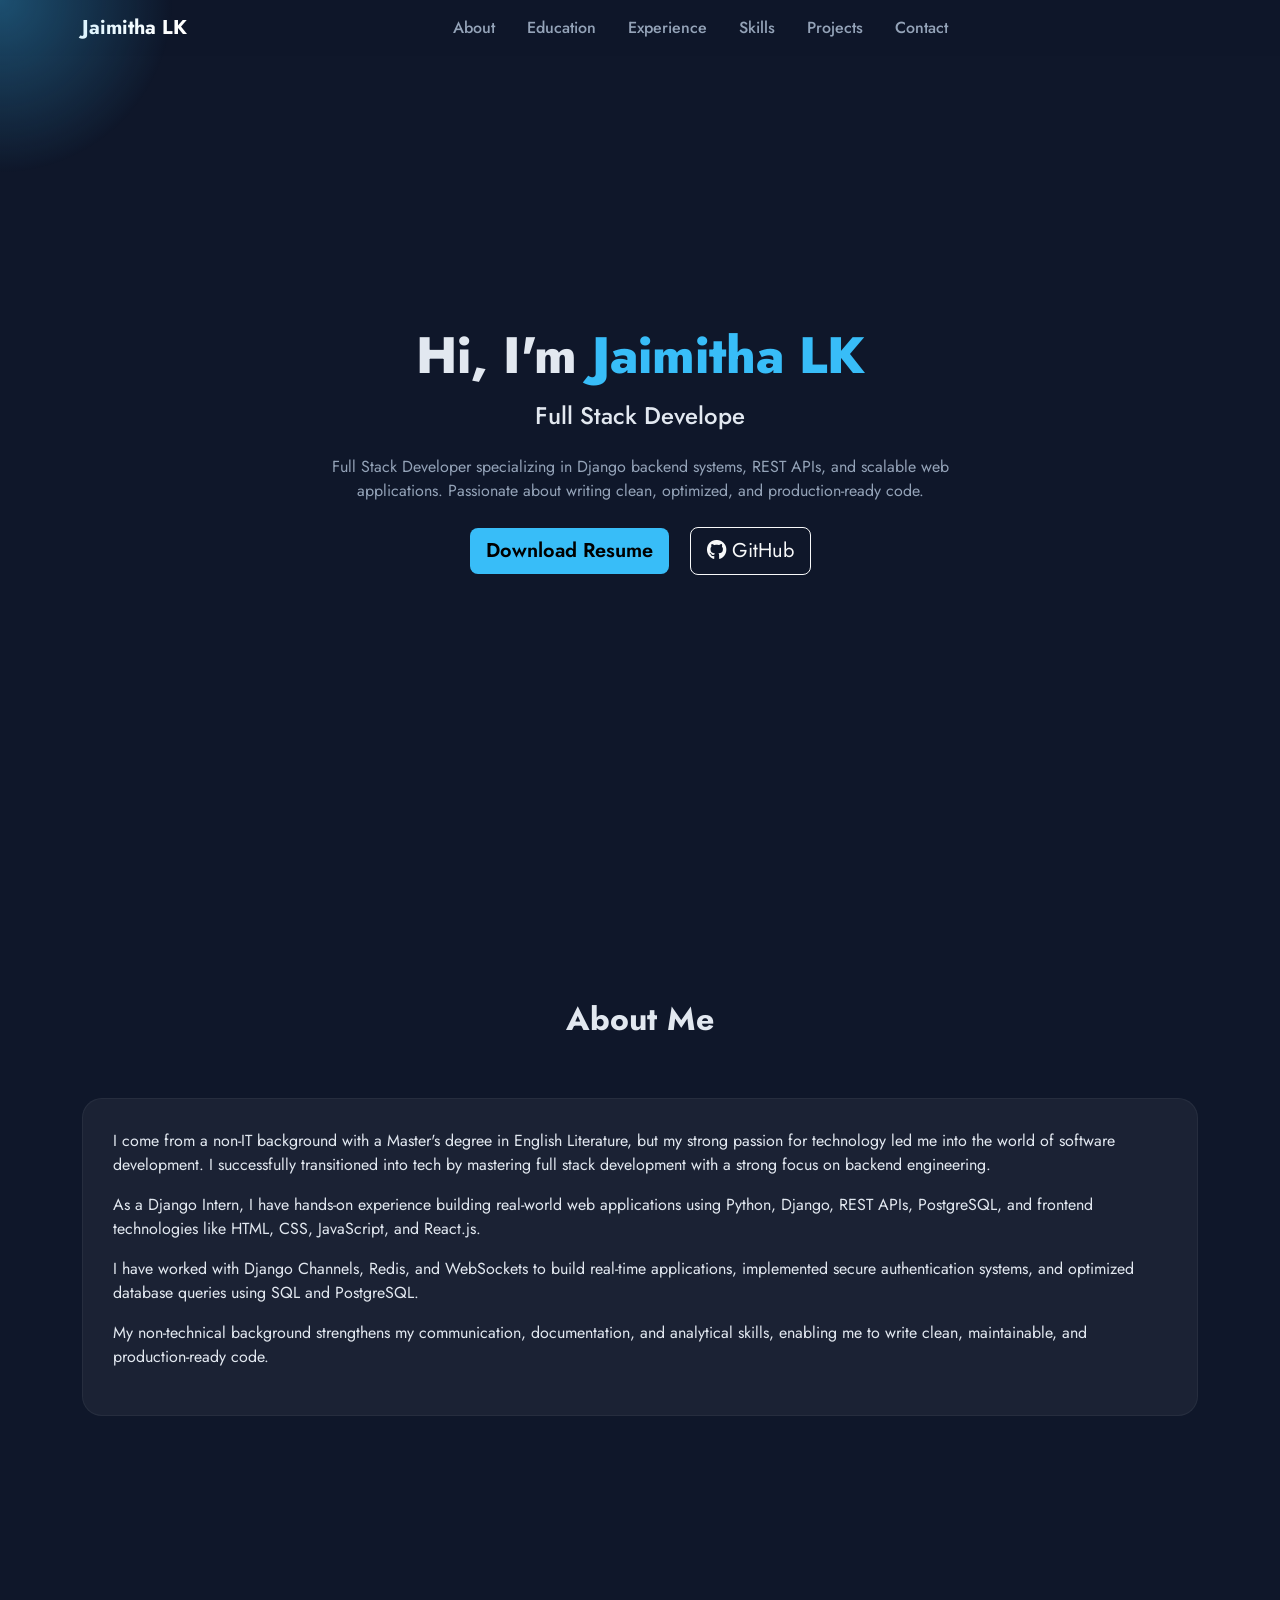
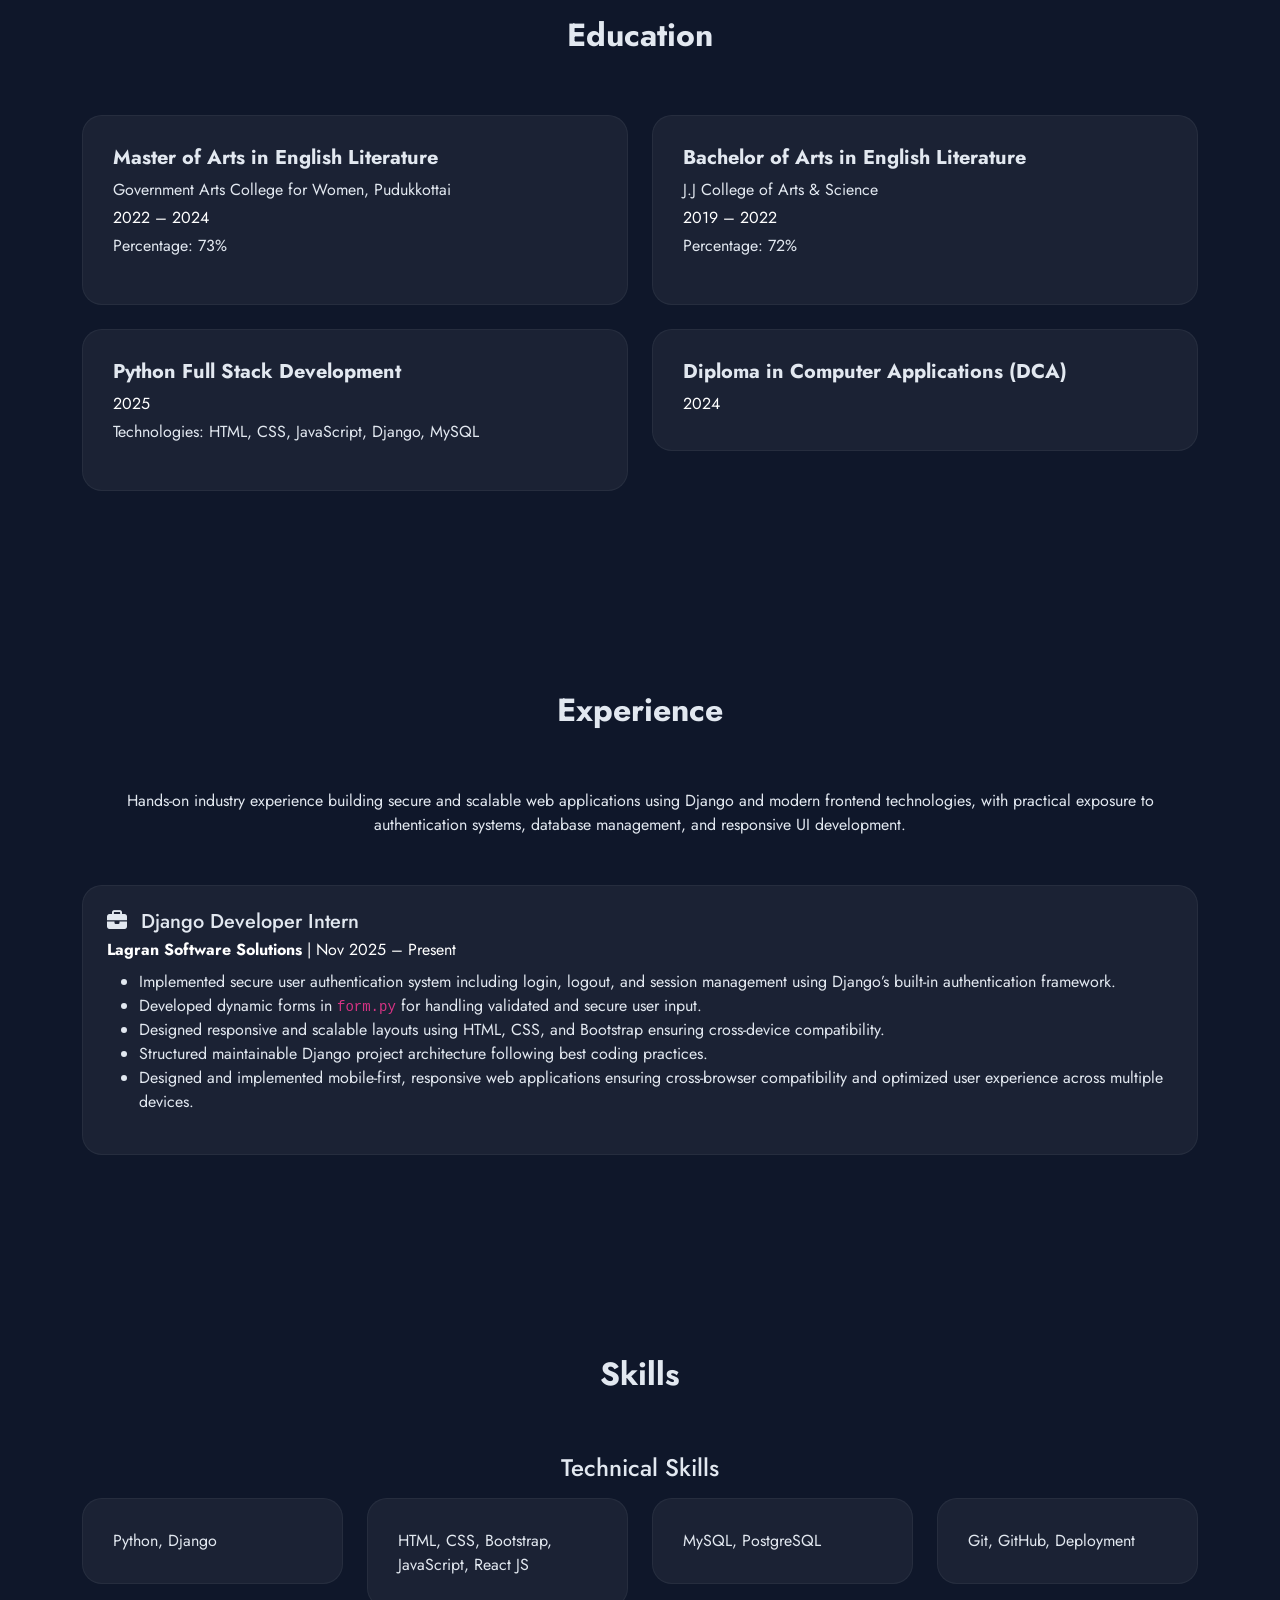
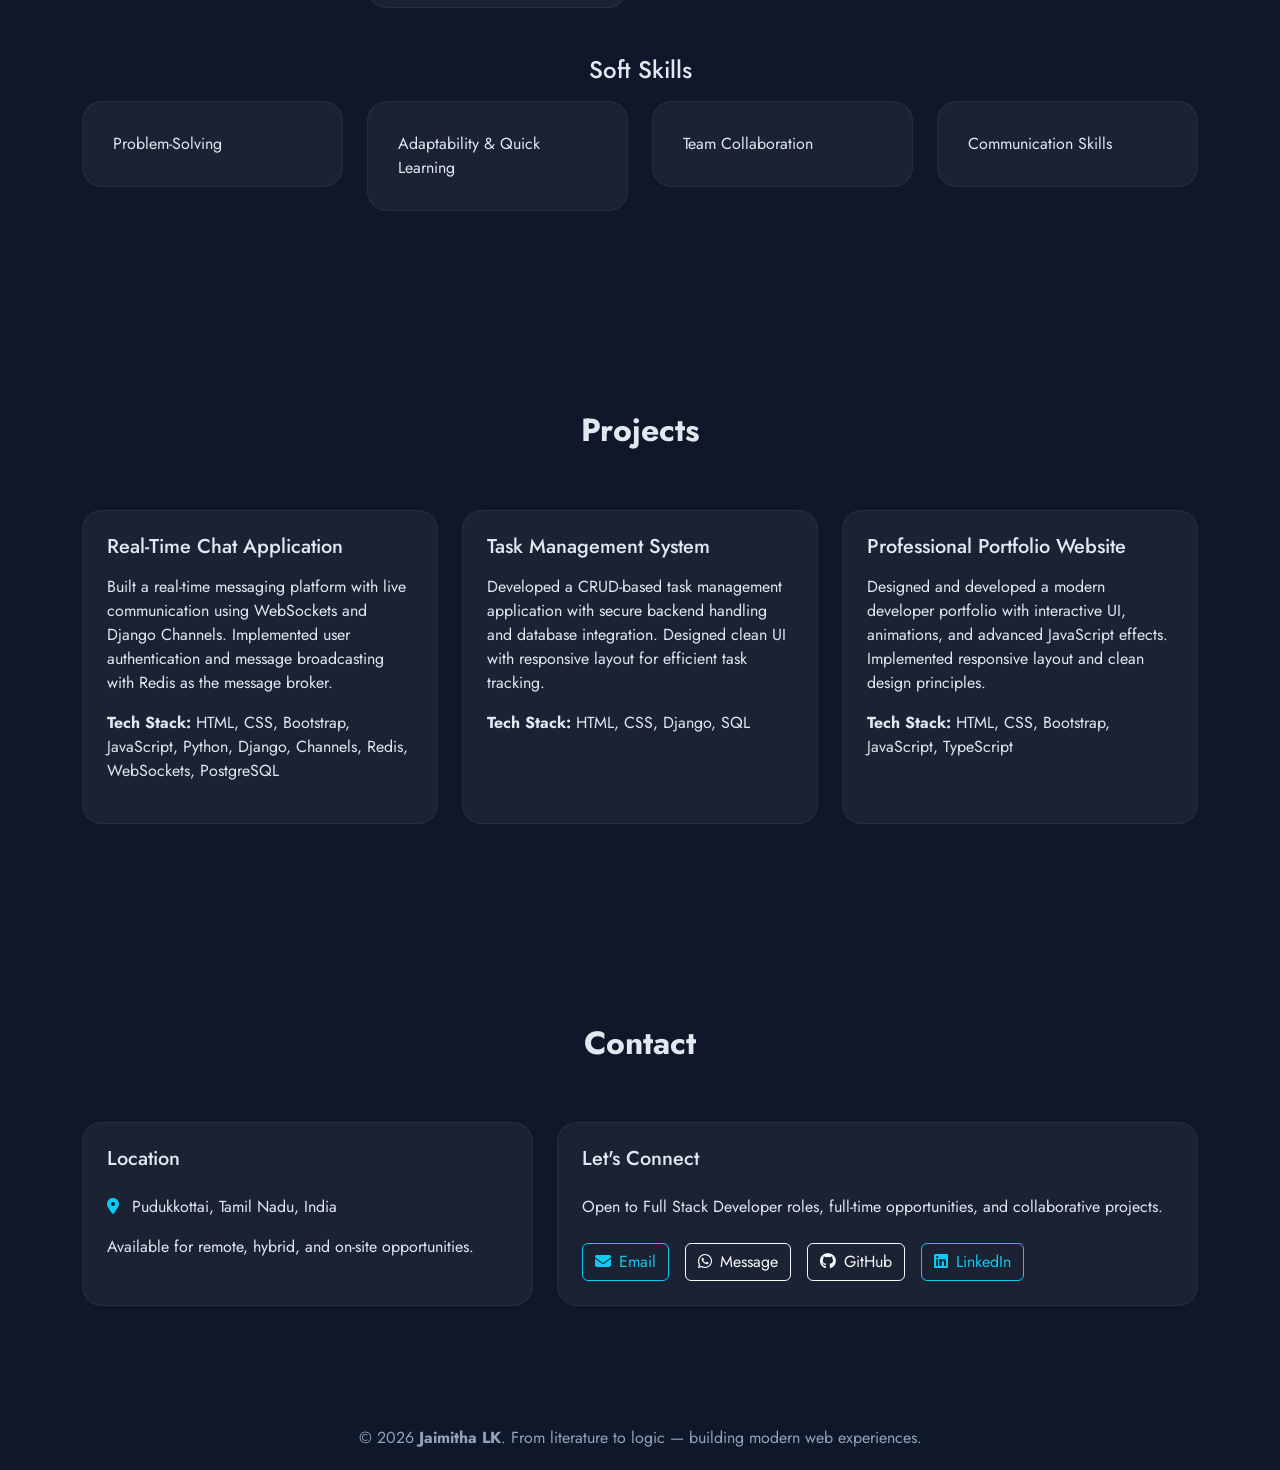
<file: port.html>
<!DOCTYPE html>
<html lang="en">
<head>
<meta charset="UTF-8">
<meta name="viewport" content="width=device-width, initial-scale=1.0">
<title>Jaimitha LK | Full Stack Developer</title>

<link href="https://cdn.jsdelivr.net/npm/bootstrap@5.3.2/dist/css/bootstrap.min.css" rel="stylesheet">
<link href="https://fonts.googleapis.com/css2?family=Inter:wght@300;400;600;700;800&display=swap" rel="stylesheet">
<link href="https://cdnjs.cloudflare.com/ajax/libs/font-awesome/6.5.0/css/all.min.css" rel="stylesheet">
<link href="https://fonts.googleapis.com/css2?family=Jost:wght@300;400;500;600;700&display=swap" rel="stylesheet">
<link rel="stylesheet" href="port.css">

<style>
   

</style>
</head>
<body>

<div class="cursor-glow"></div>

<!-- Navbar -->
<nav class="navbar navbar-expand-lg fixed-top navbar-dark">
  <div class="container">

    <!-- Brand -->
    <a class="navbar-brand fw-bold" href="#">
      <span class="brand-highlight">Jaimitha LK</span>
    </a>

    <!-- Toggler -->
    <button class="navbar-toggler border-0" type="button"
      data-bs-toggle="collapse"
      data-bs-target="#nav"
      aria-controls="nav"
      aria-expanded="false"
      aria-label="Toggle navigation">
      <span class="navbar-toggler-icon"></span>
    </button>

    <!-- Links -->
    <div class="collapse navbar-collapse justify-content-end" id="nav">
      <ul class="navbar-nav gap-3">

        <li class="nav-item">
          <a class="nav-link" href="#about">About</a>
        </li>

        <li class="nav-item">
          <a class="nav-link" href="#education">Education</a>
        </li>

        <li class="nav-item">
          <a class="nav-link" href="#experience">Experience</a>
        </li>

        <li class="nav-item">
          <a class="nav-link" href="#skills">Skills</a>
        </li>

        <li class="nav-item">
          <a class="nav-link" href="#projects">Projects</a>
        </li>

        <li class="nav-item">
          <a class="nav-link" href="#contact">Contact</a>
        </li>

      </ul>
    </div>

  </div>
</nav>

<!-- Hero -->
<section class="hero">
<div class="container">
<h1>Hi, I'm <span class="highlight">Jaimitha LK</span></h1>
<h4 id="typing" class="mt-3"></h4>
<p class="mt-4">
Full Stack Developer specializing in Django backend systems, REST APIs, and scalable web applications. 
Passionate about writing clean, optimized, and production-ready code.
</p>
<div class="mt-4">
<a href="resume/LK.Jaimitha-Python Developer-Resume.pdf" class="btn btn-custom btn-lg me-3">Download Resume</a>
<a href="https://github.com/Jaimitha13" target="_blank" class="btn btn-outline-light btn-lg">
<i class="fab fa-github"></i> GitHub
</a>
</div>
</div>
</section>

<!-- About -->
<section id="about" class="fade-section">
  <div class="container">
    <h2 class="section-title">About Me</h2>

    <div class="glass">

      <p>
        I come from a non-IT background with a Master's degree in English Literature, 
        but my strong passion for technology led me into the world of software development. 
        I successfully transitioned into tech by mastering full stack development 
        with a strong focus on backend engineering.
      </p>

      <p class="mt-3">
        As a Django Intern, I have hands-on experience building real-world web applications 
        using Python, Django, REST APIs, PostgreSQL, and frontend technologies like 
        HTML, CSS, JavaScript, and React.js.
      </p>

      <p class="mt-3">
        I have worked with Django Channels, Redis, and WebSockets to build 
        real-time applications, implemented secure authentication systems, 
        and optimized database queries using SQL and PostgreSQL.
      </p>

      <p class="mt-3">
        My non-technical background strengthens my communication, documentation, 
        and analytical skills, enabling me to write clean, maintainable, and 
        production-ready code.
      </p>

    </div>
  </div>
</section>

<!-- Education -->
<section id="education" class="fade-section">
<div class="container">
<h2 class="section-title">Education</h2>

<div class="row g-4">

<!-- MA -->
<div class="col-md-6">
<div class="glass">
<h5 class="fw-bold">Master of Arts in English Literature</h5>
<p class="mb-1">Government Arts College for Women, Pudukkottai</p>
<p class="text-white mb-1">2022 – 2024</p>
<p>Percentage: 73%</p>
</div>
</div>

<!-- BA -->
<div class="col-md-6">
<div class="glass">
<h5 class="fw-bold">Bachelor of Arts in English Literature</h5>
<p class="mb-1">J.J College of Arts & Science</p>
<p class="text-white mb-1">2019 – 2022</p>
<p>Percentage: 72%</p>
</div>
</div>

<!-- Full Stack Course -->
<div class="col-md-6">
<div class="glass">
<h5 class="fw-bold">Python Full Stack Development</h5>
<p class="text-white mb-1">2025</p>
<p>Technologies: HTML, CSS, JavaScript, Django, MySQL</p>
</div>
</div>

<!-- DCA -->
<div class="col-md-6">
<div class="glass">
<h5 class="fw-bold">Diploma in Computer Applications (DCA)</h5>
<p class="text-white mb-1">2024</p>
</div>
</div>

</div>
</div>
</section>


<section id="experience" class="fade-section">
<div class="container">

<h2 class="section-title">Experience</h2>

<p class="section-subtitle text-center mb-5">
Hands-on industry experience building secure and scalable web applications using Django and modern frontend technologies, with practical exposure to authentication systems, database management, and responsive UI development.
</p>

<div class="glass p-4">

<h5 class="mb-1">
<i class="fas fa-briefcase me-2"></i>
Django Developer Intern
</h5>

<p class="text-white mb-2">
<strong>Lagran Software Solutions</strong> | Nov 2025 – Present
</p>

<ul>
<li>Implemented secure user authentication system including login, logout, and session management using Django’s built-in authentication framework.</li>

<li>Developed dynamic forms in <code>form.py</code> for handling validated and secure user input.</li>

<li>Designed responsive and scalable layouts using HTML, CSS, and Bootstrap ensuring cross-device compatibility.</li>

<li>Structured maintainable Django project architecture following best coding practices.</li>

<li>Designed and implemented mobile-first, responsive web applications ensuring cross-browser compatibility and optimized user experience across multiple devices.</li>
</ul>

</div>
</div>
</section>
<!-- Skills -->
<section id="skills" class="fade-section">
<div class="container">

<h2 class="section-title">Skills</h2>

<!-- Technical Skills -->
<h4 class="mt-4 mb-3 text-center">Technical Skills</h4>
<div class="row g-4 mb-5">
<div class="col-md-3"><div class="glass">Python, Django</div></div>
<div class="col-md-3"><div class="glass">HTML, CSS, Bootstrap, JavaScript, React JS</div></div>
<div class="col-md-3"><div class="glass">MySQL, PostgreSQL</div></div>
<div class="col-md-3"><div class="glass">Git, GitHub, Deployment</div></div>
</div>

<!-- Soft Skills -->
<h4 class="mb-3 text-center">Soft Skills</h4>
<div class="row g-4">
<div class="col-md-3"><div class="glass">Problem-Solving</div></div>
<div class="col-md-3"><div class="glass">Adaptability & Quick Learning</div></div>
<div class="col-md-3"><div class="glass">Team Collaboration</div></div>
<div class="col-md-3"><div class="glass">Communication Skills</div></div>
</div>

</div>
</section>

<!-- Projects -->
<section id="projects" class="fade-section">
<div class="container">

<h2 class="section-title">Projects</h2>

<div class="row g-4">

<!-- Chat Application -->
<div class="col-md-4">
<div class="glass p-4 h-100">
<h5 class="mb-3">Real-Time Chat Application</h5>
<p>
Built a real-time messaging platform with live communication using WebSockets and Django Channels.
Implemented user authentication and message broadcasting with Redis as the message broker.
</p>
<p class="tech-stack">
<strong>Tech Stack:</strong> HTML, CSS, Bootstrap, JavaScript, Python, Django, Channels, Redis, WebSockets, PostgreSQL
</p>
</div>
</div>

<!-- Todo List -->
<div class="col-md-4">
<div class="glass p-4 h-100">
<h5 class="mb-3">Task Management System</h5>
<p>
Developed a CRUD-based task management application with secure backend handling and database integration.
Designed clean UI with responsive layout for efficient task tracking.
</p>
<p class="tech-stack">
<strong>Tech Stack:</strong> HTML, CSS, Django, SQL
</p>
</div>
</div>

<!-- Portfolio -->
<div class="col-md-4">
<div class="glass p-4 h-100">
<h5 class="mb-3">Professional Portfolio Website</h5>
<p>
Designed and developed a modern developer portfolio with interactive UI, animations, and advanced JavaScript effects.
Implemented responsive layout and clean design principles.
</p>
<p class="tech-stack">
<strong>Tech Stack:</strong> HTML, CSS, Bootstrap, JavaScript, TypeScript
</p>
</div>
</div>

</div>
</div>
</section>

<section id="contact" class="fade-section">
<div class="container">

<h2 class="section-title">Contact</h2>

<div class="row g-4 align-items-stretch">

<!-- LEFT SIDE - Location -->
<div class="col-md-5">
<div class="glass p-4 h-100">

<h5 class="mb-4">Location</h5>

<div class="mb-3">
<i class="fas fa-map-marker-alt me-2 text-info"></i>
<span>Pudukkottai, Tamil Nadu, India</span>
</div>

<p class="mt-3 mb-0">
Available for remote, hybrid, and on-site opportunities.
</p>

</div>
</div>

<!-- RIGHT SIDE - Let's Connect -->
<div class="col-md-7">
<div class="glass p-4 h-100">

<h5 class="mb-4">Let's Connect</h5>

<p class="mb-4">
Open to Full Stack Developer roles, full-time opportunities, and collaborative projects.
</p>

<div class="d-flex flex-wrap gap-3">

<a href="mailto:lkjaimitha@gmail.com" class="btn btn-outline-info">
<i class="fas fa-envelope me-2"></i>Email
</a>

<a href="https://wa.me/916374115168" target="_blank" class="btn btn-outline-light">
<i class="fab fa-whatsapp me-2"></i>Message
</a>

<a href="https://github.com/Jaimitha13" target="_blank" class="btn btn-outline-light">
<i class="fab fa-github me-2"></i>GitHub
</a>

<a href="https://www.linkedin.com/in/jaimitha-lk2001" target="_blank" class="btn btn-outline-info">
<i class="fab fa-linkedin me-2"></i>LinkedIn
</a>

</div>

</div>
</div>

</div>
</div>
</section>

<footer class="minimal-footer">
  © 2026 <strong>Jaimitha LK</strong>. From literature to logic — building modern web experiences.
</footer>

<script src="https://cdn.jsdelivr.net/npm/bootstrap@5.3.2/dist/js/bootstrap.bundle.min.js"></script>

<script>
// Mouse Glow Smooth Effect
const glow=document.querySelector(".cursor-glow");
let mouseX=0,mouseY=0,currentX=0,currentY=0;
document.addEventListener("mousemove",(e)=>{mouseX=e.clientX;mouseY=e.clientY;});
function animate(){
currentX+=(mouseX-currentX)*0.1;
currentY+=(mouseY-currentY)*0.1;
glow.style.left=currentX+"px";
glow.style.top=currentY+"px";
requestAnimationFrame(animate);
}
animate();

// Scroll Reveal
const sections=document.querySelectorAll(".fade-section");
window.addEventListener("scroll",()=>{
sections.forEach(sec=>{
if(sec.getBoundingClientRect().top<window.innerHeight-100){
sec.classList.add("show");
}
});
});

// Typing Effect
const roles=["Full Stack Developer","Django Backend Specialist","Frontend Developer"];
let i=0,j=0,currentRole="",isDeleting=false;
function type(){
currentRole=roles[i];
document.getElementById("typing").textContent=currentRole.substring(0,j);
if(!isDeleting && j<currentRole.length){j++;}
else if(isDeleting && j>0){j--;}
else{
isDeleting=!isDeleting;
if(!isDeleting){i=(i+1)%roles.length;}
}
setTimeout(type,isDeleting?60:100);
}
type();
</script>

</body>
</html>
</file>
<file: port.css>
body {
     font-family: 'Jost', sans-serif;

    scroll-behavior: smooth;
    background-color: rgb(0, 0, 0);
}



:root{
--bg:#0f172a;
--card:#1e293b;
--primary:#38bdf8;
--accent:#22d3ee;
--text:#e2e8f0;
--muted:#94a3b8;
}

body{

background:var(--bg);
color:var(--text);
overflow-x:hidden;
scroll-behavior:smooth;
}

/* Mouse Glow */
.cursor-glow{
position:fixed;
width:350px;
height:350px;
background:radial-gradient(circle, rgba(56,189,248,0.35) 0%, rgba(56,189,248,0.15) 40%, transparent 70%);
border-radius:50%;
pointer-events:none;
z-index:9999;
transform:translate(-50%,-50%);
}

/* Navbar */
.navbar{
backdrop-filter:blur(10px);
background:rgba(15,23,42,0.7);
}

.navbar-nav{
margin:auto;
}

.nav-link{
color:var(--muted)!important;
font-weight:500;
}

.nav-link:hover{
color:var(--primary)!important;
}

/* Hero */
.hero{
height:100vh;
display:flex;
align-items:center;
text-align:center;
}

.hero h1{
font-size:3.2rem;
font-weight:800;
}

.highlight{
color:var(--primary);
}

.hero p{
color:var(--muted);
max-width:650px;
margin:auto;
}

/* Section */
section{
padding:100px 0;
}

.section-title{
text-align:center;
margin-bottom:60px;
font-weight:700;
}

/* Glass Card */
.glass{
background:rgba(255,255,255,0.05);
border-radius:20px;
padding:30px;
transition:0.4s;
border:1px solid rgba(255,255,255,0.05);
}

.glass:hover{
transform:translateY(-8px);
border-color:var(--primary);
}

/* Buttons */
.btn-custom{
background:var(--primary);
color:#000;
font-weight:600;
border:none;
}

.btn-custom:hover{
background:var(--accent);
}

/* Forms */
input,textarea{
background:transparent!important;
border:1px solid var(--muted)!important;
color:var(--text)!important;
}

input:focus,textarea:focus{
border-color:var(--primary)!important;
box-shadow:none!important;
}

/* Scroll Animation */
.fade-section{
opacity:0;
transform:translateY(50px);
transition:0.8s ease;
}

.fade-section.show{
opacity:1;
transform:translateY(0);
}

footer{
text-align:center;
padding:20px;
color:var(--muted);
}
</file>
